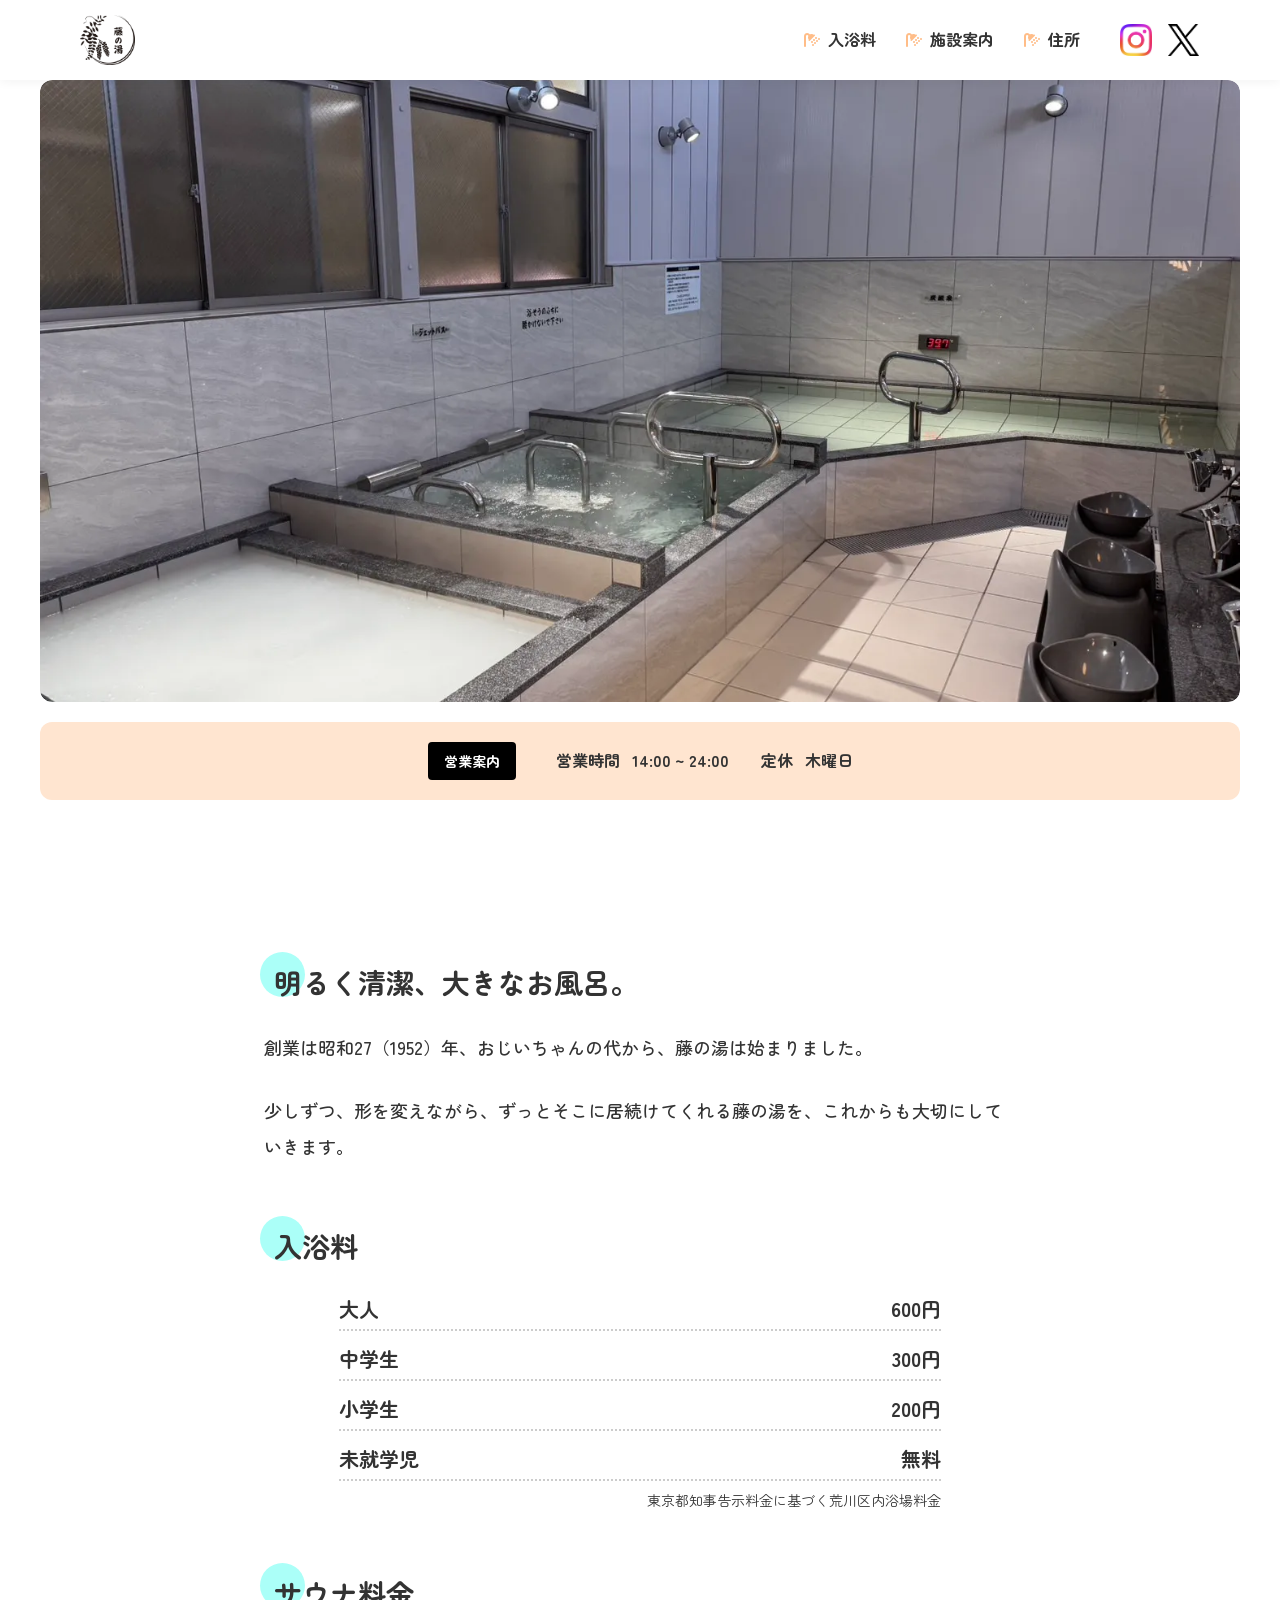
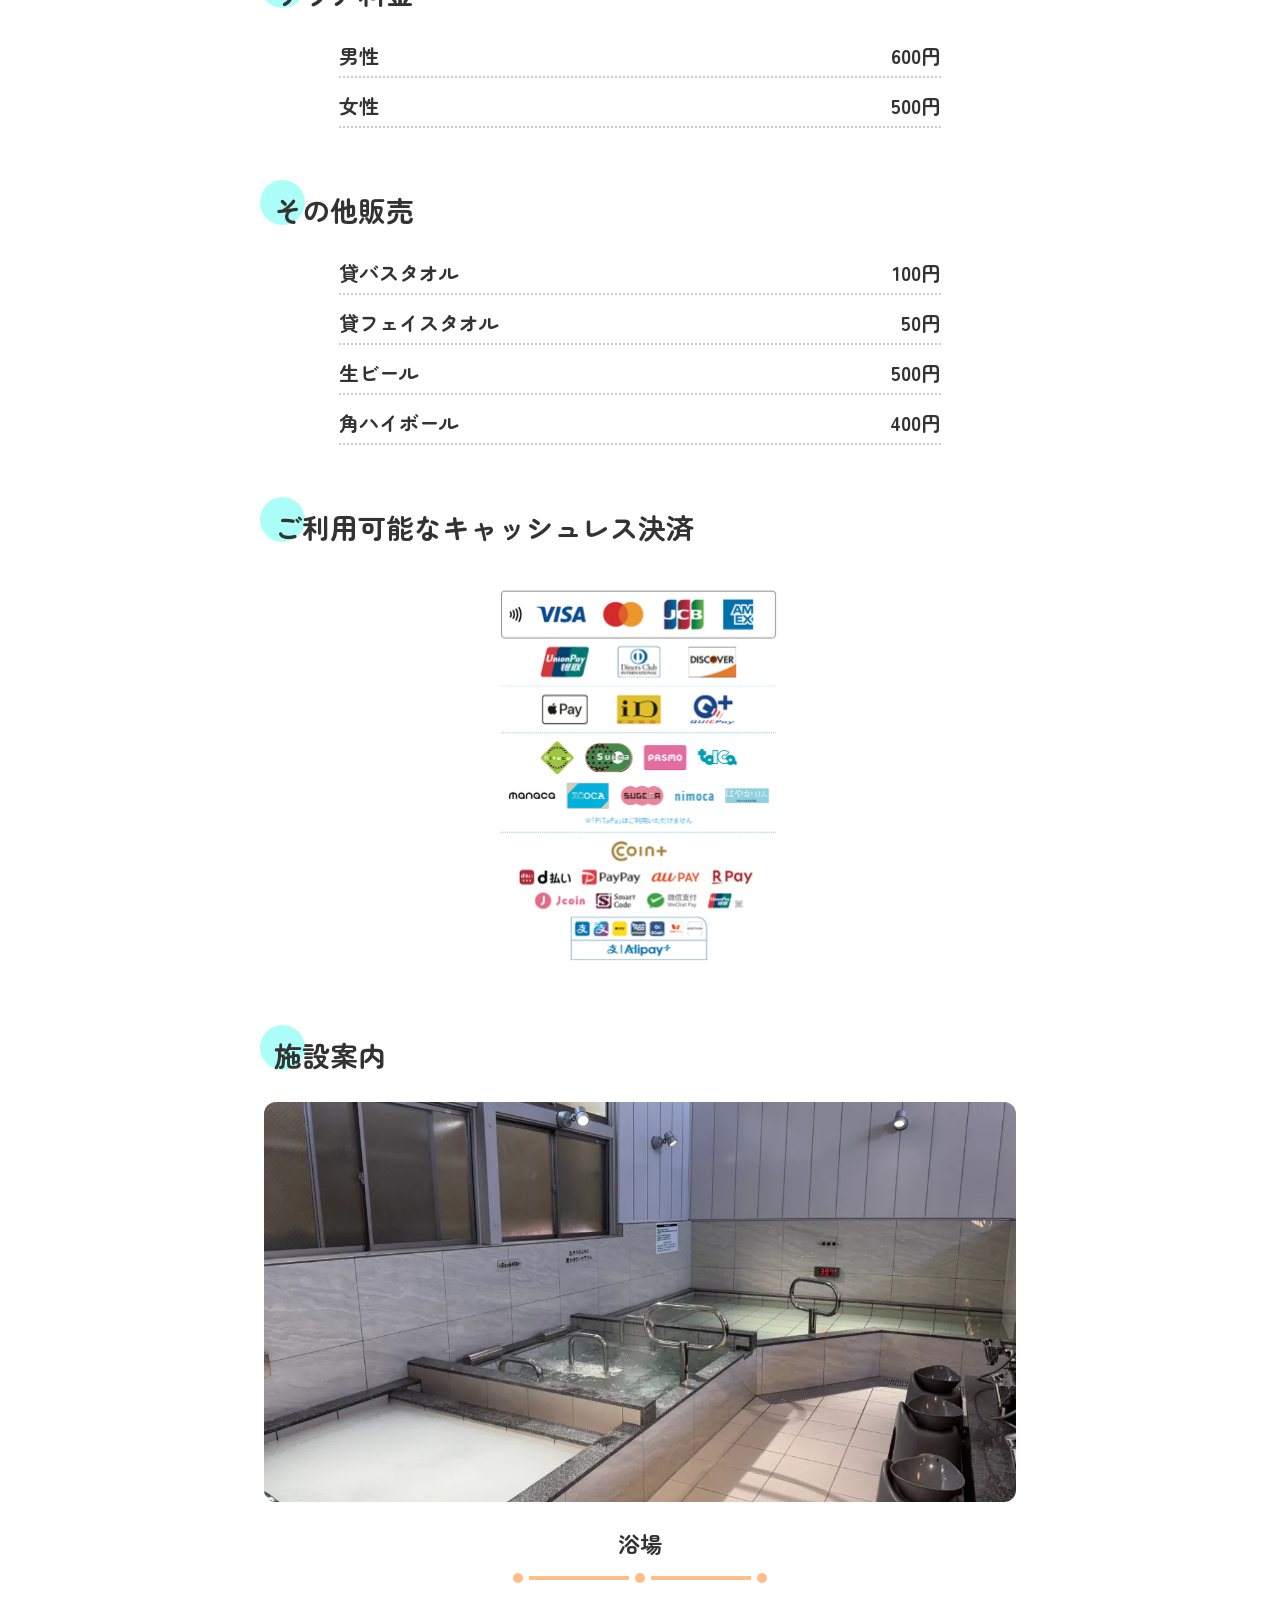
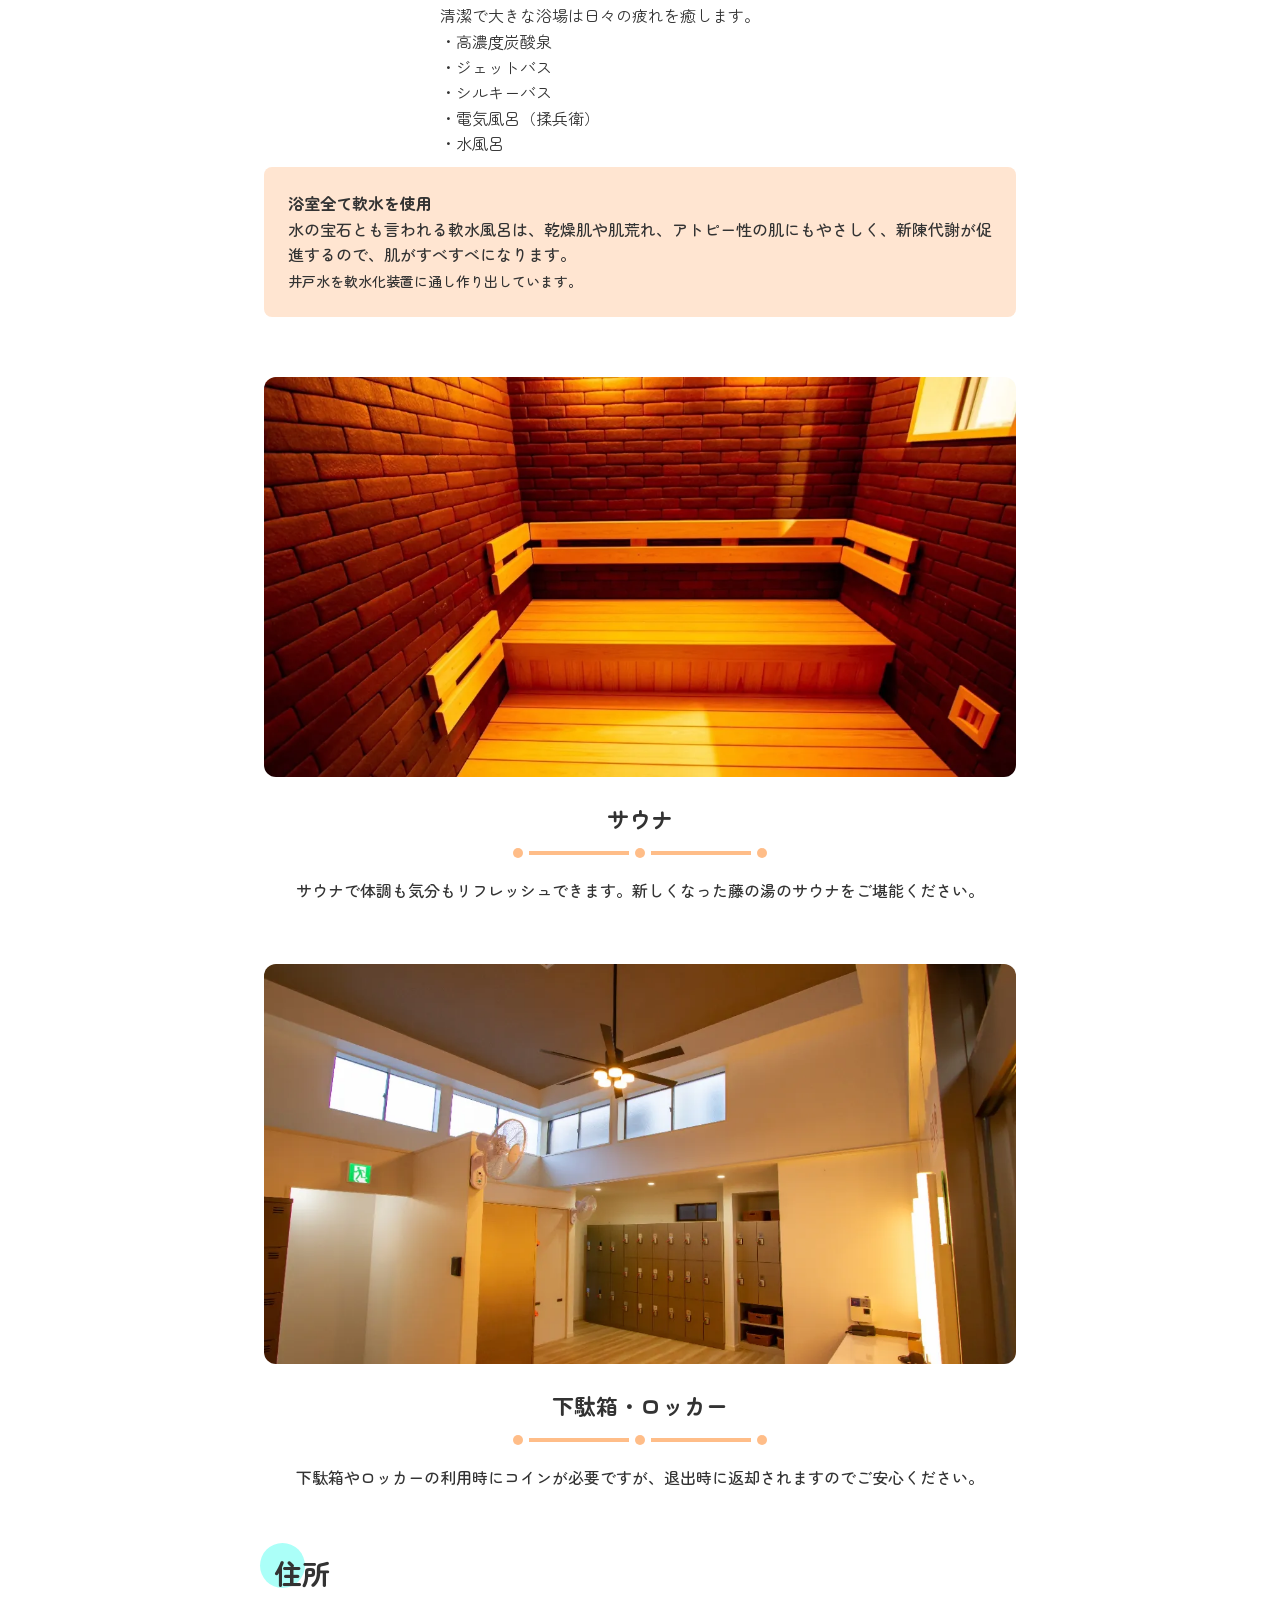
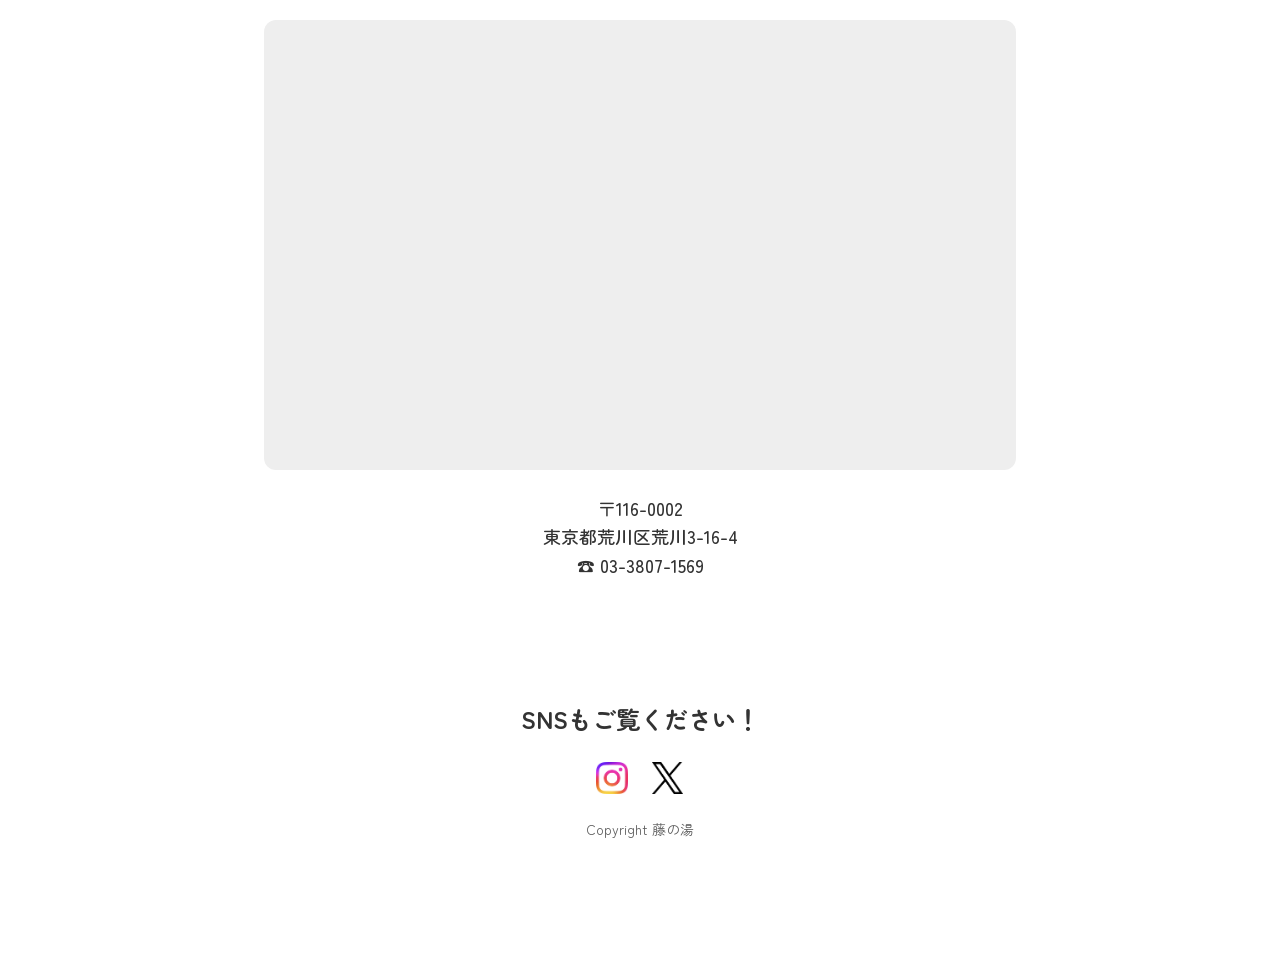
<file: index.html>
<!DOCTYPE html>
<html lang="ja">

<head>
  <meta charset="UTF-8">
  <meta name="viewport" content="width=device-width, initial-scale=1.0">
  <meta name="description" content="1952年から続く銭湯、藤の湯。明るく清潔、大きなお風呂。">
  <title>藤の湯 | 東京都荒川区にある銭湯</title>

  <!-- Favicon -->
  <link rel="icon" type="image/png" href="./images/favicon.png">
  <link rel="apple-touch-icon" sizes="180x180" href="./images/favicon.png">

  <!-- OGP -->
  <meta property="og:title" content="藤の湯 | 東京都荒川区にある銭湯">
  <meta property="og:description" content="1952年から続く銭湯、藤の湯。明るく清潔、大きなお風呂。">
  <meta property="og:type" content="website">
  <meta property="og:url" content="https://fujinou.com/">
  <meta property="og:image" content="https://fujinou.com/images/ogp.jpg?v=20260802">
  <meta property="og:image:secure_url" content="https://fujinou.com/images/ogp.jpg?v=20260802">
  <meta property="og:image:type" content="image/png">
  <meta property="og:image:width" content="1200">
  <meta property="og:image:height" content="630">
  <meta property="og:image:alt" content="藤の湯のOGP画像">
  <meta property="og:site_name" content="藤の湯">
  <meta property="og:locale" content="ja_JP">

  <!-- Twitter Card -->
  <meta name="twitter:card" content="summary_large_image">
  <meta name="twitter:title" content="藤の湯 | 東京都荒川区にある銭湯">
  <meta name="twitter:description" content="1952年から続く銭湯、藤の湯。明るく清潔、大きなお風呂。">
  <meta name="twitter:image" content="https://fujinou.com/images/ogp.jpg?v=20260802">

  <link rel="preconnect" href="https://fonts.googleapis.com">
  <link rel="preconnect" href="https://fonts.gstatic.com" crossorigin>
  <link href="https://fonts.googleapis.com/css2?family=Zen+Maru+Gothic:wght@300;400;500;700&display=swap"
    rel="stylesheet">

  <link rel="stylesheet" href="https://cdnjs.cloudflare.com/ajax/libs/font-awesome/6.4.0/css/all.min.css">
  <link rel="stylesheet" href="style.css">
</head>

<body>

  <header class="header">
    <div class="header__inner">
      <div class="header__logo">
        <a href="/"><img src="./images/s-1000x908_v-fs_webp_ad04f2cc-d753-45ed-8dd6-f7d6e3a4afcd_small.webp"
            alt="藤の湯"></a>
      </div>
      <nav class="header__nav">
        <ul class="nav-list">
          <li class="nav-list__item"><i class="fa-solid fa-shower"></i><a href="#price">入浴料</a></li>
          <li class="nav-list__item"><i class="fa-solid fa-shower"></i><a href="#place">施設案内</a></li>
          <li class="nav-list__item"><i class="fa-solid fa-shower"></i><a href="#address">住所</a></li>
        </ul>
      </nav>
      <div class="sns-links">
        <a href="https://www.instagram.com/fujinoyu_arakawa/" target="_blank" class="sns-link"
          style="background-image: url('./images/s-2400x2400_v-frms_webp_ea825292-a881-436b-8a34-049bd97f24ef_small.webp');"></a>
        <a href="https://x.com/fujinoyuarakawa" target="_blank" class="sns-link"
          style="background-image: url('./images/s-2349x2400_v-frms_webp_09ed4975-8b3e-41ab-ab15-13985867a957_small.webp');"></a>
      </div>
    </div>
  </header>

  <button class="mobile-menu-btn" id="js-menu-btn">
    <i class="fa-solid fa-bars"></i>
    <span>menu</span>
  </button>

  <div class="mobile-menu-overlay" id="js-menu-overlay"></div>
  <nav class="mobile-menu-drawer" id="js-menu-drawer">
    <img src="./images/s-1000x908_v-fs_webp_ad04f2cc-d753-45ed-8dd6-f7d6e3a4afcd_small.webp" alt="藤の湯"
      class="mobile-menu-logo">

    <a href="#price" class="mobile-nav-link"><i class="fa-solid fa-shower"></i>入浴料</a>
    <a href="#place" class="mobile-nav-link"><i class="fa-solid fa-shower"></i>施設案内</a>
    <a href="#address" class="mobile-nav-link"><i class="fa-solid fa-shower"></i>住所</a>

    <div class="mobile-menu-sns">
      <a href="https://www.instagram.com/fujinoyu_arakawa/" target="_blank" class="sns-link"
        style="background-image: url('./images/s-2400x2400_v-frms_webp_ea825292-a881-436b-8a34-049bd97f24ef_small.webp');"></a>
      <a href="https://x.com/fujinoyuarakawa" target="_blank" class="sns-link"
        style="background-image: url('./images/s-2349x2400_v-frms_webp_09ed4975-8b3e-41ab-ab15-13985867a957_small.webp');"></a>
    </div>
  </nav>

  <div class="app">

    <div class="hero">
      <div class="carousel-container" id="js-carousel">
        <div class="carousel-slide active"
          style="background-image: url('./images/s-1566x1044_v-fms_webp_7ba09a84-517f-4644-a2ba-bea64e63e69d.webp');">
        </div>
        <div class="carousel-slide"
          style="background-image: url('./images/s-1477x1108_v-fms_webp_466d63db-4ca3-4f4a-a121-252ea4eb811c.webp');">
        </div>
        <div class="carousel-slide"
          style="background-image: url('./images/s-1566x1044_v-fms_webp_c758844f-a696-4ab9-8e9e-6378ee49feaa.webp');">
        </div>
        <div class="carousel-slide"
          style="background-image: url('./images/s-1566x1044_v-fms_webp_0806fb6b-3395-45ba-ab43-a3355b55f4ae.webp');">
        </div>
        <div class="carousel-slide"
          style="background-image: url('./images/s-1521x1076_v-fms_webp_03fddb85-05cd-42d1-abb7-dfb02b2974f3.webp');">
        </div>
      </div>

      <div class="info-card fade-in-simple">
        <div class="info-card__label">営業案内</div>
        <ul class="info-card__details">
          <li><span>営業時間</span><span>14:00 ~ 24:00</span></li>
          <li><span>定休</span><span>木曜日</span></li>
        </ul>
      </div>
    </div>

    <div class="main-content">
      <div class="content-wrapper">

        <section class="section fade-in-up">
          <div class="section-header">
            <div class="title-deco"></div>
            <h2 class="section-title">明るく清潔、大きなお風呂。</h2>
          </div>
          <div class="intro-text">
            <p>創業は昭和27（1952）年、おじいちゃんの代から、藤の湯は始まりました。</p>
            <p>少しずつ、形を変えながら、ずっとそこに居続けてくれる藤の湯を、これからも大切にしていきます。</p>
          </div>
        </section>

        <section id="price" class="section fade-in-up">
          <div class="section-header">
            <div class="title-deco"></div>
            <h3 class="section-title">入浴料</h3>
          </div>
          <div class="price-list">
            <div class="price-item"><span>大人</span><span>600円</span></div>
            <div class="price-item"><span>中学生</span><span>300円</span></div>
            <div class="price-item"><span>小学生</span><span>200円</span></div>
            <div class="price-item"><span>未就学児</span><span>無料</span></div>
          </div>
          <p class="price-note">東京都知事告示料金に基づく荒川区内浴場料金</p>
        </section>

        <section class="section fade-in-up">
          <div class="section-header">
            <div class="title-deco"></div>
            <h3 class="section-title">サウナ料金</h3>
          </div>
          <div class="price-list">
            <div class="price-item"><span>男性</span><span>600円</span></div>
            <div class="price-item"><span>女性</span><span>500円</span></div>
          </div>
        </section>

        <section class="section fade-in-up">
          <div class="section-header">
            <div class="title-deco"></div>
            <h3 class="section-title">その他販売</h3>
          </div>
          <div class="price-list">
            <div class="price-item"><span>貸バスタオル</span><span>100円</span></div>
            <div class="price-item"><span>貸フェイスタオル</span><span>50円</span></div>
            <div class="price-item"><span>生ビール</span><span>500円</span></div>
            <div class="price-item"><span>角ハイボール</span><span>400円</span></div>
          </div>
        </section>

        <section class="section fade-in-up">
          <div class="section-header">
            <div class="title-deco"></div>
            <h3 class="section-title">ご利用可能なキャッシュレス決済</h3>
          </div>

          <div class="facility-img contain" style="background-image: url('./images/apy.png');">
          </div>
        </section>

        <section id="place" class="section fade-in-up">
          <div class="section-header">
            <div class="title-deco"></div>
            <h3 class="section-title">施設案内</h3>
          </div>

          <div class="facility-block">
            <div class="facility-img"
              style="background-image: url('./images/s-1477x1108_v-fms_webp_466d63db-4ca3-4f4a-a121-252ea4eb811c_middle.webp');">
            </div>
            <h4 class="facility-title">浴場</h4>
            <div class="facility-dots">
              <div class="dot"></div>
              <div class="line"></div>
              <div class="dot"></div>
              <div class="line"></div>
              <div class="dot"></div>
            </div>
            <p class="facility-p">清潔で大きな浴場は日々の疲れを癒します。<br>・高濃度炭酸泉<br> ・ジェットバス<br>
              ・シルキーバス<br>・電気風呂（揉兵衛）<br> ・水風呂</p>
            <div class="facility-desc">
              <p><strong>浴室全て軟水を使用</strong><br>水の宝石とも言われる軟水風呂は、乾燥肌や肌荒れ、アトピー性の肌にもやさしく、新陳代謝が促進するので、肌がすべすべになります。<br><span
                  style="font-size:14px;">井戸水を軟水化装置に通し作り出しています。</span></p>
            </div>
          </div>

          <div class="facility-block">
            <div class="facility-img"
              style="background-image: url('./images/s-1566x1044_v-fms_webp_c758844f-a696-4ab9-8e9e-6378ee49feaa_middle.webp');">
            </div>
            <h4 class="facility-title">サウナ</h4>
            <div class="facility-dots">
              <div class="dot"></div>
              <div class="line"></div>
              <div class="dot"></div>
              <div class="line"></div>
              <div class="dot"></div>
            </div>
            <div class="facility-desc transparent">
              <p>サウナで体調も気分もリフレッシュできます。新しくなった藤の湯のサウナをご堪能ください。</p>
            </div>
          </div>

          <div class="facility-block">
            <div class="facility-img"
              style="background-image: url('./images/s-2400x1384_v-frms_webp_b5e2a2bf-c62a-4bdb-9924-524e35700a78_middle.webp');">
            </div>
            <h4 class="facility-title">下駄箱・ロッカー</h4>
            <div class="facility-dots">
              <div class="dot"></div>
              <div class="line"></div>
              <div class="dot"></div>
              <div class="line"></div>
              <div class="dot"></div>
            </div>
            <div class="facility-desc transparent">
              <p>下駄箱やロッカーの利用時にコインが必要ですが、退出時に返却されますのでご安心ください。</p>
            </div>
          </div>
        </section>

        <section id="address" class="section fade-in-up">
          <div class="section-header">
            <div class="title-deco"></div>
            <h3 class="section-title">住所</h3>
          </div>
          <div class="map-frame-wrapper">
            <iframe
              src="https://www.google.com/maps/embed?pb=!1m18!1m12!1m3!1d3238.7298394858585!2d139.7827414!3d35.7328622!2m3!1f0!2f0!3f0!3m2!1i1024!2i768!4f13.1!3m3!1m2!1s0x60188e7cb60f19c1%3A0xb4daa0b597d62ebd!2z6Jek44Gu5rmv!5e0!3m2!1sja!2sjp!4v1769430409051!5m2!1sja!2sjp"
              width="600" height="450" style="border:0;" allowfullscreen="" loading="lazy"
              referrerpolicy="no-referrer-when-downgrade"></iframe>
          </div>
          <div class="address-text">
            <p>〒116-0002</p>
            <p>東京都荒川区荒川3-16-4</p>
            <p>☎︎ 03-3807-1569</p>
          </div>
        </section>

        <!-- <section id="contact" class="section fade-in-up">
          <div class="section-header">
            <div class="title-deco"></div>
            <h3 class="section-title">お問い合わせ</h3>
          </div>
          <div style="text-align:center; margin-bottom:20px;">
            <p>下記フォームよりお問い合わせください。</p>
            <p>内容を確認させていただき、5営業日以内にお返事いたします。</p>
          </div>
          <form class="contact-form" name="contact" method="POST" data-netlify="true" action="/thanks.html">

            <div class="form-group">
              <label class="form-label">お名前<span class="required">*</span></label>
              <input type="text" name="name" class="form-input" placeholder="藤野　花子" required>
            </div>

            <div class="form-group">
              <label class="form-label">メールアドレス<span class="required">*</span></label>
              <input type="email" name="email" class="form-input" placeholder="info@example.com" required>
            </div>

            <div class="form-group">
              <label class="form-label">お問い合わせ内容<span class="required">*</span></label>
              <textarea name="message" class="form-textarea" placeholder="お問い合わせ内容をご記載ください。" required></textarea>
            </div>

            <div class="checkbox-group">
              <input type="checkbox" name="agree" class="form-checkbox" required>
              <span>
                <span class="policy-link" id="js-policy-open">プライバシーポリシー</span>に同意します。
              </span>
            </div>

            <button type="submit" class="submit-btn">送信</button>
          </form>
        </section> -->

        <footer>
          <p class="footer-title" style="font-size:24px; font-weight:700;">SNSもご覧ください！</p>
          <div class="footer-sns">
            <a href="https://www.instagram.com/fujinoyu_arakawa/" target="_blank" class="sns-link"
              style="background-image: url('./images/s-2400x2400_v-frms_webp_ea825292-a881-436b-8a34-049bd97f24ef_small.webp');"></a>
            <a href="https://x.com/fujinoyuarakawa" target="_blank" class="sns-link"
              style="background-image: url('./images/s-2349x2400_v-frms_webp_09ed4975-8b3e-41ab-ab15-13985867a957_small.webp');"></a>
          </div>
          <p style="margin-top:20px; font-size:14px; opacity:0.8;">Copyright 藤の湯</p>
        </footer>

      </div>
    </div>
  </div>

  <div class="modal" id="js-policy-modal">
    <div class="modal-overlay" id="js-policy-overlay"></div>
    <div class="modal-content">
      <h2 class="modal-title">プライバシーポリシー</h2>
      <div class="modal-text">
        <p>藤の湯（以下「当店」といいます。）は、お客様の個人情報の重要性を認識し、その保護を徹底するために、以下の通りプライバシーポリシーを定めます。</p>
        <h3>1. 個人情報の収集</h3>
        <p>当店は、お問い合わせフォームのご利用時などに、お名前、メールアドレス等の個人情報をご提供いただく場合がございます。</p>
        <h3>2. 個人情報の利用目的</h3>
        <p>お預かりした個人情報は、当店からのご連絡やご質問に対する回答として、電子メールや資料のご送付に利用いたします。</p>
        <h3>3. 個人情報の第三者への開示・提供の禁止</h3>
        <p>当店は、お預かりした個人情報を適切に管理し、次のいずれかに該当する場合を除き、個人情報を第三者に開示いたしません。</p>
        <ul>
          <li>・お客様の同意がある場合</li>
          <li>・法令に基づき開示することが必要である場合</li>
        </ul>
        <h3>4. アクセス解析ツールについて</h3>
        <p>
          当サイトでは、Googleによるアクセス解析ツール「Googleアナリティクス」を利用しています。このGoogleアナリティクスはトラフィックデータの収集のためにCookieを使用しています。このトラフィックデータは匿名で収集されており、個人を特定するものではありません。この機能はCookieを無効にすることで収集を拒否することが出来ますので、お使いのブラウザの設定をご確認ください。
        </p>
        <h3>5. お問い合わせ</h3>
        <p>当店の個人情報の取扱に関するお問い合わせは下記までご連絡ください。<br>藤の湯<br>東京都荒川区荒川3-16-4<br>03-3807-1569</p>
      </div>
      <button class="modal-close" id="js-policy-close">閉じる</button>
    </div>
  </div>

  <script src="script.js"></script>
</body>

</html>
</file>
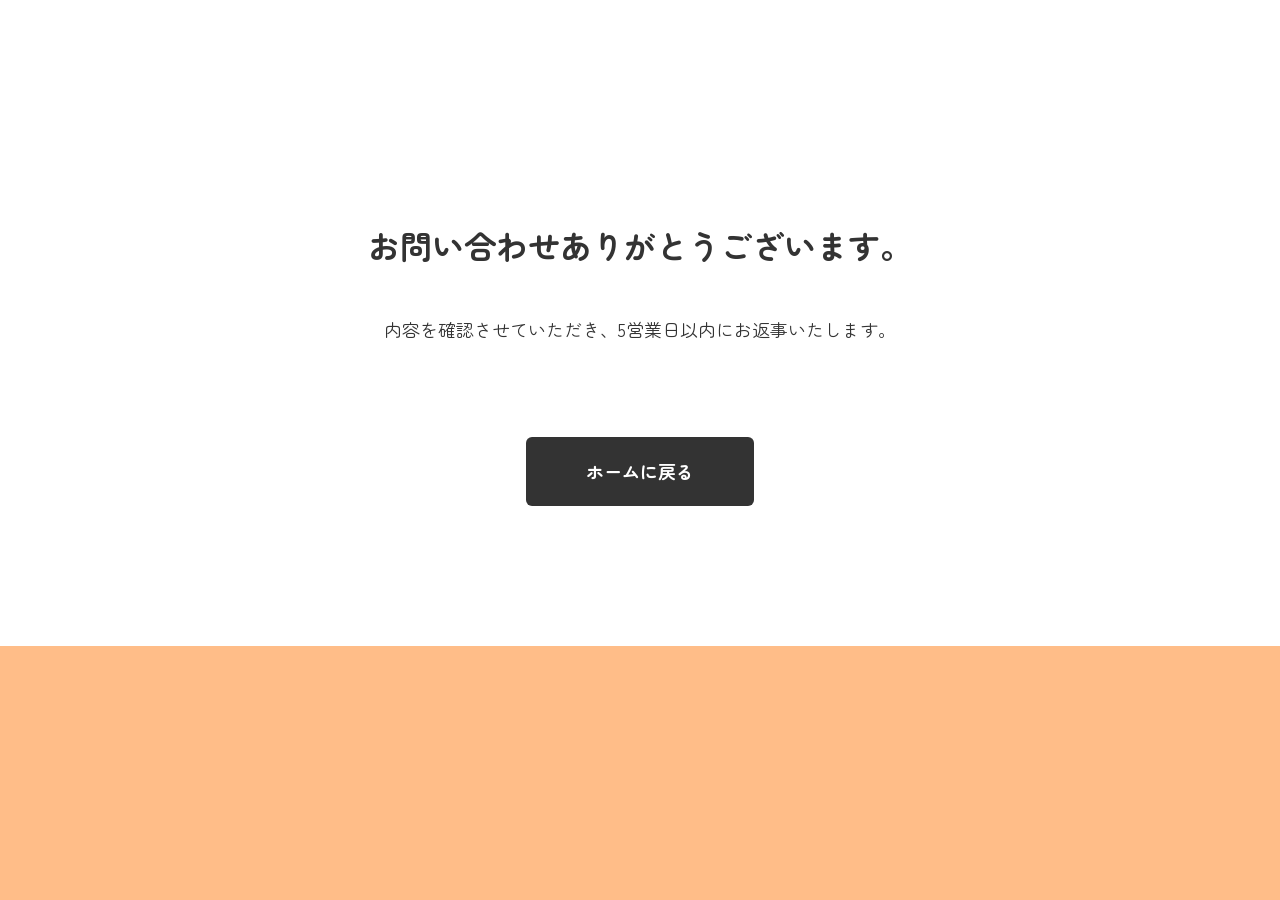
<file: thanks.html>
<!DOCTYPE html>
<html lang="ja">

<head>
  <meta charset="UTF-8">
  <meta name="viewport" content="width=device-width, initial-scale=1.0">
  <title>お問い合わせありがとうございます | 藤の湯</title>

  <!-- Favicon -->
  <link rel="icon" type="image/png" href="./images/favicon.png">
  <link rel="apple-touch-icon" sizes="180x180" href="./images/favicon.png">

  <!-- OGP -->
  <meta property="og:title" content="藤の湯 | 東京都荒川区にある銭湯">
  <meta property="og:description" content="1952年から続く銭湯、藤の湯。明るく清潔、大きなお風呂。">
  <meta property="og:type" content="website">
  <meta property="og:url" content="https://fujinou.com/thanks.html">
  <meta property="og:image" content="https://fujinou.com/images/ogp.jpg?v=20260802">
  <meta property="og:image:secure_url" content="https://fujinou.com/images/ogp.jpg?v=20260802">
  <meta property="og:image:type" content="image/png">
  <meta property="og:image:width" content="1200">
  <meta property="og:image:height" content="630">
  <meta property="og:image:alt" content="藤の湯のOGP画像">
  <meta property="og:site_name" content="藤の湯">
  <meta property="og:locale" content="ja_JP">

  <!-- Twitter Card -->
  <meta name="twitter:card" content="summary_large_image">
  <meta name="twitter:title" content="藤の湯 | 東京都荒川区にある銭湯">
  <meta name="twitter:description" content="1952年から続く銭湯、藤の湯。明るく清潔、大きなお風呂。">
  <meta name="twitter:image" content="https://fujinou.com/images/ogp.jpg?v=20260802">


  <link rel="preconnect" href="https://fonts.googleapis.com">
  <link rel="preconnect" href="https://fonts.gstatic.com" crossorigin>
  <link href="https://fonts.googleapis.com/css2?family=Zen+Maru+Gothic:wght@300;400;500;700&display=swap"
    rel="stylesheet">

  <link rel="stylesheet" href="https://cdnjs.cloudflare.com/ajax/libs/font-awesome/6.4.0/css/all.min.css">
  <link rel="stylesheet" href="style.css">
</head>

<body>
  <div class="main-content">
    <div class="content-wrapper">
      <div style="text-align: center; padding: 80px 24px;">
        <h1 style="font-size: 32px; font-weight: 700; margin-bottom: 40px; color: #333;">
          お問い合わせありがとうございます。
        </h1>
        <p style="font-size: 18px; margin-bottom: 60px; line-height: 2;">
          内容を確認させていただき、5営業日以内にお返事いたします。
        </p>
        <a href="index.html" class="submit-btn"
          style="display: inline-block; width: auto; padding: 20px 60px; text-decoration: none;">
          ホームに戻る
        </a>
      </div>
    </div>
  </div>
</body>

</html>
</file>
<file: style.css>
/* =========================================
   1. Base & Reset
   ========================================= */
* {
  box-sizing: border-box;
  margin: 0;
  padding: 0;
}

body {
  font-family: "Zen Maru Gothic", sans-serif;
  background: #ffbd88;
  color: #333;
  line-height: 1.6;
  overflow-x: hidden;
  -webkit-font-smoothing: antialiased;
}

a {
  text-decoration: none;
  color: inherit;
  transition: opacity 0.3s;
}

a:hover {
  opacity: 0.7;
}

ul {
  list-style: none;
}

button {
  background: none;
  border: none;
  cursor: pointer;
  font-family: inherit;
}

iframe {
  border: none;
  display: block;
  width: 100%;
}

img {
  max-width: 100%;
  height: auto;
  vertical-align: bottom;
}

html {
  scroll-behavior: smooth;
}

/* =========================================
   2. Animations
   ========================================= */
.fade-in-up {
  opacity: 0;
  transform: translateY(30px);
  transition: opacity 0.8s ease-out, transform 0.8s ease-out;
}

.fade-in-up.is-visible {
  opacity: 1;
  transform: translateY(0);
}

/* FVのアニメーション（シンプルにフェードインのみ） */
.fade-in-simple {
  animation: fadeInSimple 1s ease-out forwards;
  opacity: 0;
}

@keyframes fadeInSimple {
  to {
    opacity: 1;
  }
}

/* =========================================
   3. PC Layout
   ========================================= */
.header {
  position: fixed;
  top: 0;
  left: 0;
  width: 100%;
  height: 80px;
  background: #fff;
  display: flex;
  justify-content: center;
  z-index: 1000;
  box-shadow: 0 2px 10px rgba(0, 0, 0, 0.05);
}

.header__inner {
  width: 100%;
  max-width: 1200px;
  height: 100%;
  display: flex;
  align-items: center;
  justify-content: space-between;
  padding: 0 40px;
}

.header__logo img {
  height: 50px;
  width: auto;
  display: block;
}

.header__nav {
  margin-left: auto;
  margin-right: 40px;
}

.nav-list {
  display: flex;
  gap: 30px;
}

.nav-list__item {
  display: flex;
  align-items: center;
  gap: 8px;
  font-size: 16px;
  font-weight: 700;
  color: #333;
}

.nav-list__item i {
  color: #ffbd88;
}

.sns-links {
  display: flex;
  gap: 16px;
}

.sns-link {
  width: 32px;
  height: 32px;
  background-size: contain;
  background-repeat: no-repeat;
  display: block;
}

/* =========================================
   4. Hero Section (Separate Layout)
   ========================================= */
.main-content {
  padding-top: 80px;
  width: 100%;
  background: #fff;
}

/* Hero全体の設定 */
.hero {
  position: relative;
  width: 100%;
  /* PC: ヘッダー(80px)を除いた高さを確保 */
  height: calc(100vh - 80px);
  background: #fff;
  display: flex;
  flex-direction: column;
  /* 縦に積む */
  align-items: center;
  justify-content: space-between;
  /* 上下に分散 */
  padding-top: 80px;
  /* 画像の上の余白 */
  padding-bottom: 20px;
  /* 下の余白 */
}

/* カルーセル（画像）エリア */
.carousel-container {
  position: relative;
  width: 100%;
  max-width: 1200px;
  /* 残りの高さを埋める（ただしinfo-cardの分は確保される） */
  flex: 1;
  border-radius: 12px;
  overflow: hidden;
  /* Safari対策 */
  -webkit-mask-image: -webkit-radial-gradient(white, black);
  margin-bottom: 20px;
  /* 画像と営業案内の隙間 */
}

.carousel-slide {
  position: absolute;
  top: 0;
  left: 0;
  width: 100%;
  height: 100%;
  opacity: 0;
  transition: opacity 1.5s ease-in-out;
  background-size: cover;
  background-position: center;
}

.carousel-slide.active {
  opacity: 1;
  z-index: 1;
}

/* 営業案内（独立ブロック） */
.info-card {
  /* absoluteをやめてstatic（通常のフロー）に戻す */
  position: static;
  transform: none;

  background: #ffe5d0;
  border-radius: 12px;
  padding: 20px 40px;
  display: flex;
  align-items: center;
  justify-content: center;
  gap: 40px;
  width: 100%;
  max-width: 1200px;
  /* カルーセルと幅を合わせる */
  /* 高さは中身なりだが、大きくなりすぎないように */
  flex-shrink: 0;
}

.info-card__label {
  background: #000;
  color: #fff;
  padding: 8px 16px;
  border-radius: 4px;
  font-weight: 600;
  font-size: 14px;
  white-space: nowrap;
}

.info-card__details {
  display: flex;
  gap: 32px;
  font-weight: 600;
  font-size: 16px;
}

.info-card__details li {
  display: flex;
  gap: 12px;
}

/* =========================================
   5. Content Sections
   ========================================= */
.content-wrapper {
  width: 100%;
  max-width: 800px;
  margin: 0 auto;
  padding: 60px 24px;
}

.section {
  margin-bottom: 60px;
}

.section-header {
  display: flex;
  align-items: center;
  margin-bottom: 24px;
  position: relative;
  width: fit-content;
}

.section-title {
  font-size: 28px;
  font-weight: 700;
  position: relative;
  z-index: 2;
  margin-left: 10px;
}

.title-deco {
  position: absolute;
  top: -8px;
  left: -4px;
  width: 45px;
  height: 45px;
  background: #abfff8;
  border-radius: 50%;
  z-index: 1;
}

.intro-text p {
  font-size: 18px;
  font-weight: 500;
  margin-bottom: 1.5em;
  line-height: 2;
}

.price-list {
  display: flex;
  flex-direction: column;
  gap: 12px;
  width: 80%;
  margin: 0 auto;
}

.price-item {
  display: flex;
  justify-content: space-between;
  border-bottom: 2px dotted #ccc;
  padding-bottom: 4px;
  font-size: 20px;
  font-weight: 600;
}

.price-note {
  font-size: 14px;
  text-align: right;
  width: 80%;
  margin: 8px auto 0;
}

.facility-block {
  margin-bottom: 60px;
}

.facility-img {
  width: 100%;
  height: 400px;
  border-radius: 12px;
  background-size: cover;
  background-position: center;
  margin-bottom: 24px;
}

.facility-title {
  font-size: 22px;
  font-weight: 700;
  text-align: center;
  margin-bottom: 12px;
}

.facility-dots {
  display: flex;
  justify-content: center;
  gap: 6px;
  margin-bottom: 20px;
}

.dot {
  width: 10px;
  height: 10px;
  background: #ffbd88;
  border-radius: 50%;
}

.line {
  width: 100px;
  height: 4px;
  background: #ffbd88;
  align-self: center;
}

.facility-desc {
  background: #ffe5d1;
  padding: 24px;
  border-radius: 8px;
  font-weight: 500;
}

.facility-desc.transparent {
  background: transparent;
  padding: 0;
  text-align: center;
}

.map-frame-wrapper {
  width: 100%;
  border-radius: 12px;
  overflow: hidden;
  background: #eee;
}

.address-text {
  margin-top: 24px;
  font-weight: 500;
  font-size: 18px;
  text-align: center;
}

.contact-form {
  width: 80%;
  margin: 0 auto;
}

.form-group {
  margin-bottom: 24px;
}

.form-label {
  display: block;
  font-weight: 700;
  margin-bottom: 8px;
  font-size: 16px;
}

.required {
  color: #f23a3c;
  margin-left: 5px;
}

.form-input,
.form-textarea {
  width: 100%;
  padding: 16px;
  border: 1px solid #ddd;
  border-radius: 6px;
  font-size: 16px;
  background: #f9f9f9;
  font-family: inherit;
}

.form-textarea {
  height: 200px;
  resize: none;
}

.checkbox-group {
  display: flex;
  align-items: center;
  gap: 10px;
  margin-top: 20px;
}

.form-checkbox {
  width: 20px;
  height: 20px;
  cursor: pointer;
}

.policy-link {
  text-decoration: underline;
  cursor: pointer;
  font-weight: 700;
}

.submit-btn {
  background: #333;
  color: #fff;
  width: 100%;
  padding: 20px;
  border-radius: 6px;
  font-size: 18px;
  font-weight: 700;
  margin-top: 30px;
  transition: transform 0.2s;
}

.submit-btn:hover {
  transform: scale(1.02);
}

footer {
  text-align: center;
  padding: 60px 24px;
}

.footer-sns {
  display: flex;
  justify-content: center;
  gap: 24px;
  margin: 24px 0;
}

.contain {
  background-size: contain;
  /* 画像の全体が収まるようにリサイズ */
  background-repeat: no-repeat;
  /* 画像を繰り返さない（タイリング防止） */
  background-position: center;
  /* 画像をボックスの中央に配置 */
}

.facility-p{
  max-width: 400px;
  margin: 10px auto;
}

/* =========================================
   6. SP Styles (Max Width 840px)
   ========================================= */
.mobile-menu-btn,
.mobile-menu-overlay,
.mobile-menu-drawer {
  display: none;
}

@media screen and (max-width: 840px) {
  .header {
    display: none;
  }

  .app {
    display: block;
    background-color: #fff;
  }

  .main-content {
    padding-top: 0;
    background: transparent;
  }

  /* SP Hero (100vh) */
  .hero {
    height: 100vh;
    /* ヘッダーなし、画面いっぱい */
    background: transparent;
    padding-top: 10px;
    /* 上部余白 */
    padding-bottom: 10px;
    /* 下部余白 */
    /* 画像とInfoを縦に並べる */
    flex-direction: column;
    justify-content: space-between;
  }

  .carousel-container {
    width: 95%;
    /* 横幅95% */
    /* 高さを自動調整（flexで余った部分を使う） */
    flex: 1;
    margin: 0 auto;
    border-radius: 12px;
    margin-bottom: 10px;
    /* info-cardとの隙間 */
  }

  /* SP Info Card */
  .info-card {
    position: static;
    transform: none;
    width: 95%;
    /* 画像と同じ幅に */
    margin: 0 auto;

    gap: 16px;
    padding: 16px;
    flex-direction: row;
    justify-content: center;
    box-shadow: 0 4px 15px rgba(0, 0, 0, 0.1);
    /* 縦幅を固定しすぎない */
    height: auto;
    flex-shrink: 0;
  }

  .info-card__label {
    font-size: 12px;
    padding: 6px 10px;
  }

  .info-card__details {
    gap: 10px;
    font-size: 13px;
  }

  .info-card__details li {
    gap: 6px;
  }

  .section-title{
    font-size: 24px;
  }
  /* Content Area */
  .content-wrapper {
    background: #fff;
    margin-top: 0;
    padding-top: 40px;
    position: relative;
    z-index: 20;
    min-height: 50vh;
    width: 100%;
    max-width: 100%;
  }

  .price-list,
  .contact-form,
  .price-note {
    width: 100%;
    text-align: left;
  }

  .facility-img,
  .map-frame-wrapper {
    height: 300px;
  }

  .map-frame-wrapper iframe {
    height: 300px;
  }

  .facility-desc {
    font-size: 16px;
    padding: 16px;
  }

  .facility-desc.transparent {
    text-align: left;
  }

  /* --- Hamburger Menu --- */
  .mobile-menu-btn {
    display: flex;
    position: fixed;
    top: 0;
    right: 0;
    width: 80px;
    height: 80px;
    background: #fff;
    border-radius: 0 0 0 24px;
    flex-direction: column;
    align-items: center;
    justify-content: center;
    z-index: 2000;
    box-shadow: -2px 2px 10px rgba(0, 0, 0, 0.05);
  }

  .mobile-menu-btn i {
    font-size: 24px;
    color: #ffbd88;
    margin-bottom: 4px;
  }

  .mobile-menu-btn span {
    font-size: 12px;
    font-weight: 700;
    color: #333;
  }

  .mobile-menu-btn.active i {
    color: #ffbd88;
  }

  .mobile-menu-btn.active span {
    color: #333;
  }

  .mobile-menu-overlay {
    display: block;
    position: fixed;
    top: 0;
    left: 0;
    width: 100%;
    height: 100%;
    background: rgba(0, 0, 0, 0.4);
    z-index: 1500;
    opacity: 0;
    visibility: hidden;
    transition: opacity 0.4s ease, visibility 0.4s ease;
  }

  .mobile-menu-overlay.open {
    opacity: 1;
    visibility: visible;
  }

  .mobile-menu-drawer {
    display: flex;
    position: fixed;
    top: 0;
    right: 0;
    width: 60%;
    height: 100%;
    background: #ffbd88;
    z-index: 1600;
    flex-direction: column;
    align-items: center;
    justify-content: center;
    transform: translateX(100%);
    transition: transform 0.4s cubic-bezier(0.16, 1, 0.3, 1);
    box-shadow: -5px 0 20px rgba(0, 0, 0, 0.1);
  }

  .mobile-menu-drawer.open {
    transform: translateX(0);
  }

  .mobile-menu-logo {
    width: 140px;
    margin-bottom: 60px;
  }

  .mobile-nav-link {
    font-size: 20px;
    font-weight: 700;
    margin-bottom: 40px;
    color: #3e2723;
    display: flex;
    align-items: center;
    text-decoration: none;
  }

  .mobile-nav-link i {
    margin-right: 12px;
  }

  .mobile-menu-sns {
    display: flex;
    gap: 20px;
    margin-top: 40px;
  }

  .mobile-menu-sns .sns-link {
    width: 40px;
    height: 40px;
  }

  .modal-content {
    width: 92%;
    padding: 24px;
    max-height: 70vh;
  }
}

/* =========================================
   7. Privacy Policy Modal
   ========================================= */
.modal {
  position: fixed;
  top: 0;
  left: 0;
  width: 100%;
  height: 100%;
  z-index: 3000;
  display: flex;
  align-items: center;
  justify-content: center;
  opacity: 0;
  visibility: hidden;
  transition: 0.3s;
}

.modal.open {
  opacity: 1;
  visibility: visible;
}

.modal-overlay {
  position: absolute;
  width: 100%;
  height: 100%;
  background: rgba(0, 0, 0, 0.6);
}

.modal-content {
  position: relative;
  background: #fff;
  width: 90%;
  max-width: 600px;
  max-height: 80vh;
  border-radius: 12px;
  padding: 32px;
  overflow-y: auto;
  box-shadow: 0 10px 25px rgba(0, 0, 0, 0.2);
}

.modal-title {
  font-size: 20px;
  font-weight: 700;
  text-align: center;
  border-bottom: 2px solid #ffbd88;
  padding-bottom: 12px;
  margin-bottom: 24px;
}

.modal-text p {
  margin-bottom: 8px;
  font-size: 14px;
}

.modal-text h3 {
  margin: 24px 0 8px;
  font-size: 16px;
}

.modal-close {
  display: block;
  margin: 32px auto 0;
  background: #333;
  color: #fff;
  padding: 12px 40px;
  border-radius: 30px;
  font-weight: 700;
}

.modal-close:hover {
  background: #555;
}
</file>
